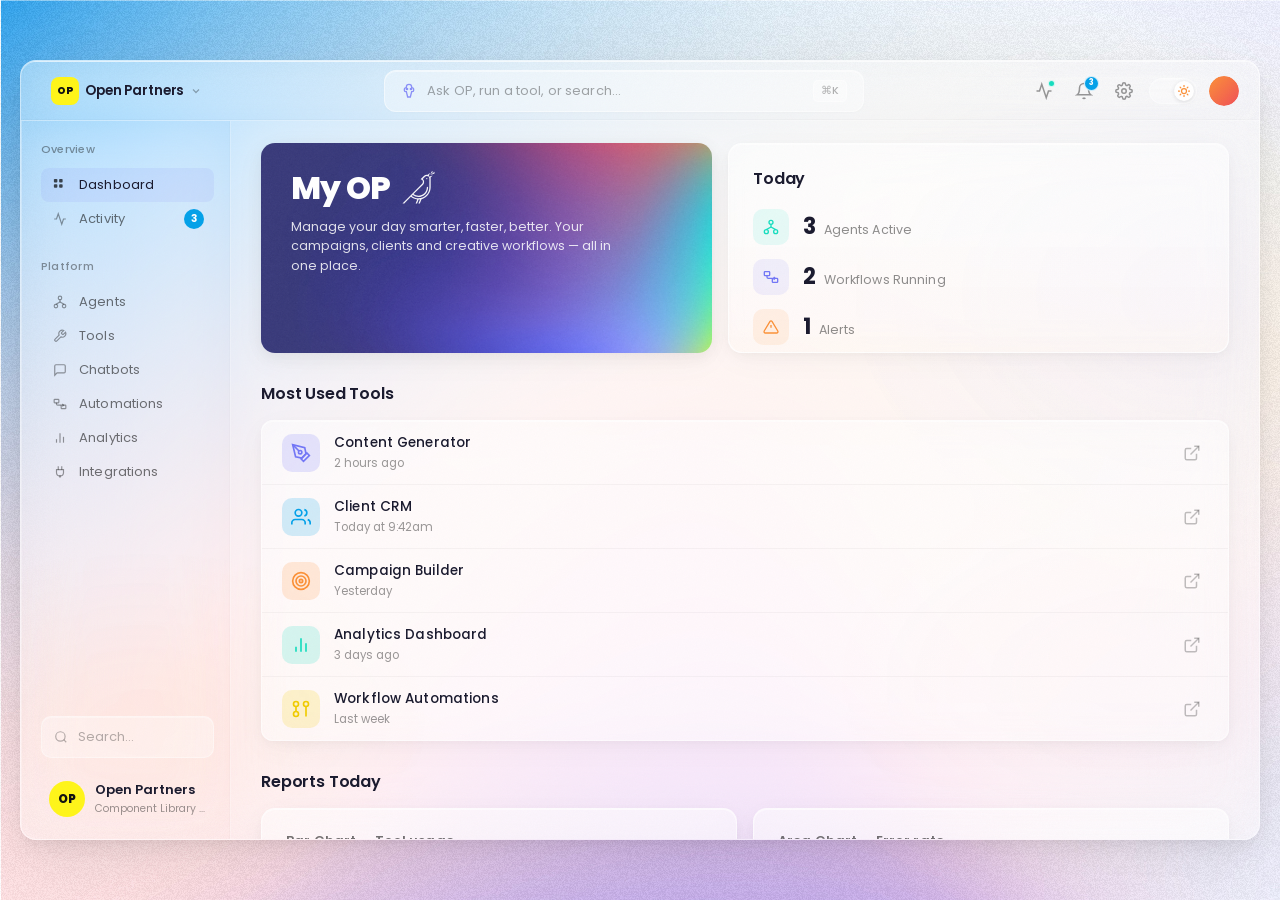
<file: index.html>
<!DOCTYPE html>
<html lang="en">
<head>
  <meta charset="UTF-8">
  <meta name="viewport" content="width=device-width, initial-scale=1.0">
  <title>Open Partners – Dark UI</title>
  <link rel="preconnect" href="https://fonts.googleapis.com">
  <link rel="preconnect" href="https://fonts.gstatic.com" crossorigin>
  <link href="https://fonts.googleapis.com/css2?family=Poppins:wght@300;400;500;600;700;800&display=swap" rel="stylesheet">
  <link rel="stylesheet" href="styles.css">

  <!-- Theme flash-prevention (runs before CSS loads) -->
  <script>
    (function () {
      var stored = localStorage.getItem('op-dashboard-theme');
      var prefersDark = window.matchMedia('(prefers-color-scheme: dark)').matches;
      var theme = stored || (prefersDark ? 'dark' : 'light');
      if (theme === 'light') document.documentElement.classList.add('theme-light');
    })();
  </script>
</head>
<body>

  <!-- OP branded background using the Abyss gradient image -->
  <div class="background"></div>

  <!-- Main application window – the dark glass container -->
  <div class="app-window">

    <!-- Workspace control bar -->
    <div class="control-bar">

      <!-- Left: workspace switcher (single OP identity) -->
      <div class="control-bar-left">
        <div class="workspace-switcher">
          <div class="workspace-icon">OP</div>
          <span class="workspace-name">Open Partners</span>
          <svg class="workspace-chevron" width="12" height="12" viewBox="0 0 24 24" fill="none" stroke="currentColor" stroke-width="2.5">
            <polyline points="6 9 12 15 18 9"/>
          </svg>
        </div>
      </div>

      <!-- Center: AI command bar -->
      <div class="command-bar">
        <svg class="command-bar-icon" width="16" height="16" viewBox="0 0 24 24" fill="none" stroke="currentColor" stroke-width="2">
          <path d="M12 2a4 4 0 0 1 4 4v1a3 3 0 0 1 3 3v1a2 2 0 0 1-2 2h-1l-2 8h-4l-2-8H7a2 2 0 0 1-2-2v-1a3 3 0 0 1 3-3V6a4 4 0 0 1 4-4z"/>
          <circle cx="9" cy="9" r="1" fill="currentColor"/>
          <circle cx="15" cy="9" r="1" fill="currentColor"/>
        </svg>
        <span class="command-bar-text">Ask OP, run a tool, or search…</span>
        <kbd class="command-bar-shortcut">⌘K</kbd>
      </div>

      <!-- Right: global controls -->
      <div class="control-bar-right">
        <!-- Activity pulse -->
        <div class="control-icon" title="Activity">
          <svg width="18" height="18" viewBox="0 0 24 24" fill="none" stroke="currentColor" stroke-width="2">
            <polyline points="22 12 18 12 15 21 9 3 6 12 2 12"/>
          </svg>
          <span class="control-dot"></span>
        </div>
        <!-- Notifications -->
        <div class="control-icon" title="Notifications">
          <svg width="18" height="18" viewBox="0 0 24 24" fill="none" stroke="currentColor" stroke-width="2">
            <path d="M18 8A6 6 0 0 0 6 8c0 7-3 9-3 9h18s-3-2-3-9"/>
            <path d="M13.73 21a2 2 0 0 1-3.46 0"/>
          </svg>
          <span class="badge">3</span>
        </div>
        <!-- Settings -->
        <div class="control-icon" title="Settings">
          <svg width="18" height="18" viewBox="0 0 24 24" fill="none" stroke="currentColor" stroke-width="2">
            <circle cx="12" cy="12" r="3"/>
            <path d="M19.4 15a1.65 1.65 0 0 0 .33 1.82l.06.06a2 2 0 0 1-2.83 2.83l-.06-.06a1.65 1.65 0 0 0-1.82-.33 1.65 1.65 0 0 0-1 1.51V21a2 2 0 0 1-4 0v-.09A1.65 1.65 0 0 0 9 19.4a1.65 1.65 0 0 0-1.82.33l-.06.06a2 2 0 0 1-2.83-2.83l.06-.06A1.65 1.65 0 0 0 4.68 15a1.65 1.65 0 0 0-1.51-1H3a2 2 0 0 1 0-4h.09A1.65 1.65 0 0 0 4.6 9a1.65 1.65 0 0 0-.33-1.82l-.06-.06a2 2 0 0 1 2.83-2.83l.06.06A1.65 1.65 0 0 0 9 4.68a1.65 1.65 0 0 0 1-1.51V3a2 2 0 0 1 4 0v.09a1.65 1.65 0 0 0 1 1.51 1.65 1.65 0 0 0 1.82-.33l.06-.06a2 2 0 0 1 2.83 2.83l-.06.06A1.65 1.65 0 0 0 19.4 9a1.65 1.65 0 0 0 1.51 1H21a2 2 0 0 1 0 4h-.09a1.65 1.65 0 0 0-1.51 1z"/>
          </svg>
        </div>
        <!-- Theme toggle — inline in control bar -->
        <button
          type="button"
          class="theme-toggle js-theme-toggle"
          role="switch"
          aria-checked="false"
          aria-label="Toggle dark mode"
        >
          <span class="theme-toggle__knob">
            <svg class="theme-toggle__icon theme-toggle__icon--sun" width="12" height="12" viewBox="0 0 24 24" fill="none" stroke="#FB9138" stroke-width="2.5" stroke-linecap="round">
              <circle cx="12" cy="12" r="5"/><line x1="12" y1="1" x2="12" y2="3"/><line x1="12" y1="21" x2="12" y2="23"/><line x1="4.22" y1="4.22" x2="5.64" y2="5.64"/><line x1="18.36" y1="18.36" x2="19.78" y2="19.78"/><line x1="1" y1="12" x2="3" y2="12"/><line x1="21" y1="12" x2="23" y2="12"/><line x1="4.22" y1="19.78" x2="5.64" y2="18.36"/><line x1="18.36" y1="5.64" x2="19.78" y2="4.22"/>
            </svg>
            <svg class="theme-toggle__icon theme-toggle__icon--moon" width="12" height="12" viewBox="0 0 24 24" fill="none" stroke="#ffffff" stroke-width="2.5" stroke-linecap="round">
              <path d="M21 12.79A9 9 0 1 1 11.21 3 7 7 0 0 0 21 12.79z"/>
            </svg>
          </span>
        </button>
        <!-- Profile avatar -->
        <div class="control-avatar">
          <div class="control-avatar-img"></div>
        </div>
      </div>

    </div>

    <!-- Content area: sidebar + main -->
    <div class="content-area">

      <!-- Left sidebar -->
      <aside class="sidebar">
        <div class="sidebar-section">
          <span class="sidebar-label">Overview</span>
          <ul class="sidebar-list">
            <li class="sidebar-item active">
              <span class="sidebar-icon grid-icon">
                <svg width="14" height="14" viewBox="0 0 16 16" fill="currentColor">
                  <rect x="1" y="1" width="4" height="4" rx="1"/>
                  <rect x="7" y="1" width="4" height="4" rx="1"/>
                  <rect x="1" y="7" width="4" height="4" rx="1"/>
                  <rect x="7" y="7" width="4" height="4" rx="1"/>
                </svg>
              </span>
              Dashboard
            </li>
            <li class="sidebar-item">
              <span class="sidebar-icon">
                <svg width="14" height="14" viewBox="0 0 24 24" fill="none" stroke="currentColor" stroke-width="2">
                  <polyline points="22 12 18 12 15 21 9 3 6 12 2 12"/>
                </svg>
              </span>
              Activity
              <span class="updates-badge">3</span>
            </li>
          </ul>
        </div>

        <div class="sidebar-section">
          <span class="sidebar-label">Platform</span>
          <ul class="sidebar-list">
            <li class="sidebar-item">
              <span class="sidebar-icon">
                <!-- Agents (brain/network icon) -->
                <svg width="14" height="14" viewBox="0 0 24 24" fill="none" stroke="currentColor" stroke-width="2">
                  <circle cx="12" cy="5" r="3"/>
                  <circle cx="5" cy="19" r="3"/>
                  <circle cx="19" cy="19" r="3"/>
                  <line x1="12" y1="8" x2="12" y2="12"/>
                  <line x1="12" y1="12" x2="5" y2="16"/>
                  <line x1="12" y1="12" x2="19" y2="16"/>
                </svg>
              </span>
              Agents
            </li>
            <li class="sidebar-item">
              <span class="sidebar-icon">
                <!-- Tools (wrench icon) -->
                <svg width="14" height="14" viewBox="0 0 24 24" fill="none" stroke="currentColor" stroke-width="2">
                  <path d="M14.7 6.3a1 1 0 0 0 0 1.4l1.6 1.6a1 1 0 0 0 1.4 0l3.77-3.77a6 6 0 0 1-7.94 7.94l-6.91 6.91a2.12 2.12 0 0 1-3-3l6.91-6.91a6 6 0 0 1 7.94-7.94l-3.76 3.76z"/>
                </svg>
              </span>
              Tools
            </li>
            <li class="sidebar-item">
              <span class="sidebar-icon">
                <!-- Chatbots (chat bubble icon) -->
                <svg width="14" height="14" viewBox="0 0 24 24" fill="none" stroke="currentColor" stroke-width="2">
                  <path d="M21 15a2 2 0 0 1-2 2H7l-4 4V5a2 2 0 0 1 2-2h14a2 2 0 0 1 2 2z"/>
                </svg>
              </span>
              Chatbots
            </li>
            <li class="sidebar-item">
              <span class="sidebar-icon">
                <!-- Automations (workflow/bot icon) -->
                <svg width="14" height="14" viewBox="0 0 24 24" fill="none" stroke="currentColor" stroke-width="2">
                  <rect x="2" y="4" width="8" height="6" rx="1"/>
                  <rect x="14" y="14" width="8" height="6" rx="1"/>
                  <path d="M6 10v2a2 2 0 0 0 2 2h6"/>
                  <polyline points="16 12 18 14 16 16"/>
                </svg>
              </span>
              Automations
            </li>
            <li class="sidebar-item">
              <span class="sidebar-icon">
                <!-- Analytics (bar chart icon) -->
                <svg width="14" height="14" viewBox="0 0 24 24" fill="none" stroke="currentColor" stroke-width="2">
                  <line x1="18" y1="20" x2="18" y2="10"/>
                  <line x1="12" y1="20" x2="12" y2="4"/>
                  <line x1="6" y1="20" x2="6" y2="14"/>
                </svg>
              </span>
              Analytics
            </li>
            <li class="sidebar-item">
              <span class="sidebar-icon">
                <!-- Integrations (plug icon) -->
                <svg width="14" height="14" viewBox="0 0 24 24" fill="none" stroke="currentColor" stroke-width="2">
                  <path d="M12 22v-5"/>
                  <path d="M9 8V2"/>
                  <path d="M15 8V2"/>
                  <path d="M18 8v5a6 6 0 0 1-12 0V8z"/>
                </svg>
              </span>
              Integrations
            </li>
          </ul>
        </div>

        <!-- Sidebar bottom: search + profile pinned at bottom -->
        <div class="sidebar-bottom">
          <div class="sidebar-search">
            <svg class="sidebar-search-icon" width="14" height="14" viewBox="0 0 24 24" fill="none" stroke="currentColor" stroke-width="2">
              <circle cx="11" cy="11" r="8"/>
              <path d="M21 21l-4.35-4.35"/>
            </svg>
            <span class="sidebar-search-text">Search…</span>
          </div>

          <div class="sidebar-profile">
            <div class="sidebar-profile-avatar">OP</div>
            <div class="sidebar-profile-info">
              <span class="sidebar-profile-name">Open Partners</span>
              <span class="sidebar-profile-meta">Component Library v1.0</span>
            </div>
          </div>
        </div>
      </aside>

      <!-- Main content -->
      <main class="main-content">
        <!-- Top row: promo banner + stat card side by side -->
        <div class="top-row">
          <!-- Promotional banner – OP branded (half width) -->
          <div class="promo-banner">
            <div class="promo-content">
              <div class="myop-logo">
                <h2 class="myop-text">My OP</h2>
                <svg class="myop-bird" viewBox="490 0 90 85" fill="white" xmlns="http://www.w3.org/2000/svg">
                  <circle cx="554.5" cy="18.8" r="1.6"/>
                  <polygon points="573.7,2 563.9,10.3 573.7,6"/>
                  <polygon points="566.7,1 562.9,9.5 570.7,1"/>
                  <path d="M569.1,11L559,14.3c1.2,1.2,1.9,2.9,1.9,4.5V41c0,7-2.7,13.9-8,19.2c-5.3,5.3-12.3,8-19.2,8c-6,0-11.9-2-16.8-5.8
                    l2.3-2.3c9.4,7.2,22.9,6.5,31.5-2.1c4.7-4.7,7-10.8,7-17c0-0.9-0.7-1.6-1.6-1.6c-0.9,0-1.6,0.7-1.6,1.6c0,5.3-2,10.6-6.1,14.7
                    c-7.4,7.4-18.8,8-27,2.1l23.7-23.7c3.7-3.7,3.7-9.8,0-13.6c-0.2-0.2-0.5-0.4-0.7-0.7l0,0l5.6-5.6c1.2-1.2,2.9-1.9,4.5-1.9
                    s3.3,0.6,4.5,1.9l3.2-9.9L557,9.5c-0.8-0.2-1.6-0.3-2.5-0.3c-2.5,0-4.9,0.9-6.8,2.8l-8.8,8.8c0.5,0.1,1.1,0.3,1.6,0.5
                    c0.9,0.3,1.7,0.8,2.4,1.5c2.5,2.5,2.5,6.6,0,9.1L493.7,81h4.5l16.4-16.4l0,0c4.5,3.6,10,6,16,6.6l-4,9.8h3.5l4-9.6
                    c1.2,0,2.4-0.1,3.6-0.2l-4.2,9.8h3.5l4.4-10.6c13.1-3.4,22.8-15.3,22.8-29.5l0,0V18.8c0-0.8-0.1-1.7-0.3-2.5l0.9-0.9L569.1,11z"/>
                </svg>
              </div>
              <p class="promo-text">Manage your day smarter, faster, better. Your campaigns, clients and creative workflows — all in one place.</p>
              <!-- Informational context card — no CTA -->
            </div>
          </div>

          <!-- Today summary panel -->
          <div class="report-card stat-card today-panel">
            <h3 class="today-title">Today</h3>
            <div class="today-metrics">
              <div class="today-metric">
                <div class="today-metric-icon green">
                  <svg width="16" height="16" viewBox="0 0 24 24" fill="none" stroke="currentColor" stroke-width="2">
                    <circle cx="12" cy="5" r="3"/>
                    <circle cx="5" cy="19" r="3"/>
                    <circle cx="19" cy="19" r="3"/>
                    <line x1="12" y1="8" x2="12" y2="12"/>
                    <line x1="12" y1="12" x2="5" y2="16"/>
                    <line x1="12" y1="12" x2="19" y2="16"/>
                  </svg>
                </div>
                <div class="today-metric-info">
                  <span class="today-metric-value">3</span>
                  <span class="today-metric-label">Agents Active</span>
                </div>
              </div>
              <div class="today-metric">
                <div class="today-metric-icon purple">
                  <svg width="16" height="16" viewBox="0 0 24 24" fill="none" stroke="currentColor" stroke-width="2">
                    <rect x="2" y="4" width="8" height="6" rx="1"/>
                    <rect x="14" y="14" width="8" height="6" rx="1"/>
                    <path d="M6 10v2a2 2 0 0 0 2 2h6"/>
                    <polyline points="16 12 18 14 16 16"/>
                  </svg>
                </div>
                <div class="today-metric-info">
                  <span class="today-metric-value">2</span>
                  <span class="today-metric-label">Workflows Running</span>
                </div>
              </div>
              <div class="today-metric">
                <div class="today-metric-icon amber">
                  <svg width="16" height="16" viewBox="0 0 24 24" fill="none" stroke="currentColor" stroke-width="2">
                    <path d="M10.29 3.86L1.82 18a2 2 0 0 0 1.71 3h16.94a2 2 0 0 0 1.71-3L13.71 3.86a2 2 0 0 0-3.42 0z"/>
                    <line x1="12" y1="9" x2="12" y2="13"/>
                    <line x1="12" y1="17" x2="12.01" y2="17"/>
                  </svg>
                </div>
                <div class="today-metric-info">
                  <span class="today-metric-value">1</span>
                  <span class="today-metric-label">Alerts</span>
                </div>
              </div>
              <div class="today-metric">
                <div class="today-metric-icon blue">
                  <svg width="16" height="16" viewBox="0 0 24 24" fill="none" stroke="currentColor" stroke-width="2">
                    <path d="M9 11l3 3L22 4"/>
                    <path d="M21 12v7a2 2 0 0 1-2 2H5a2 2 0 0 1-2-2V5a2 2 0 0 1 2-2h11"/>
                  </svg>
                </div>
                <div class="today-metric-info">
                  <span class="today-metric-value">5</span>
                  <span class="today-metric-label">Tasks Today</span>
                </div>
              </div>
            </div>
          </div>
        </div>

        <!-- Most Used Tools -->
        <h2 class="section-title">Most Used Tools</h2>

        <div class="tools-list">
          <div class="tool-row">
            <div class="tool-icon purple">
              <svg width="20" height="20" viewBox="0 0 24 24" fill="none" stroke="currentColor" stroke-width="2">
                <path d="M12 19l7-7 3 3-7 7-3-3z"/>
                <path d="M18 13l-1.5-7.5L2 2l3.5 14.5L13 18l5-5z"/>
                <path d="M2 2l7.586 7.586"/>
                <circle cx="11" cy="11" r="2"/>
              </svg>
            </div>
            <div class="tool-info">
              <span class="tool-name">Content Generator</span>
              <span class="tool-time">2 hours ago</span>
            </div>
            <div class="tool-action">
              <svg width="18" height="18" viewBox="0 0 24 24" fill="none" stroke="currentColor" stroke-width="2">
                <path d="M18 13v6a2 2 0 0 1-2 2H5a2 2 0 0 1-2-2V8a2 2 0 0 1 2-2h6"/>
                <polyline points="15 3 21 3 21 9"/>
                <line x1="10" y1="14" x2="21" y2="3"/>
              </svg>
            </div>
          </div>

          <div class="tool-row">
            <div class="tool-icon blue">
              <svg width="20" height="20" viewBox="0 0 24 24" fill="none" stroke="currentColor" stroke-width="2">
                <path d="M17 21v-2a4 4 0 0 0-4-4H5a4 4 0 0 0-4 4v2"/>
                <circle cx="9" cy="7" r="4"/>
                <path d="M23 21v-2a4 4 0 0 0-3-3.87"/>
                <path d="M16 3.13a4 4 0 0 1 0 7.75"/>
              </svg>
            </div>
            <div class="tool-info">
              <span class="tool-name">Client CRM</span>
              <span class="tool-time">Today at 9:42am</span>
            </div>
            <div class="tool-action">
              <svg width="18" height="18" viewBox="0 0 24 24" fill="none" stroke="currentColor" stroke-width="2">
                <path d="M18 13v6a2 2 0 0 1-2 2H5a2 2 0 0 1-2-2V8a2 2 0 0 1 2-2h6"/>
                <polyline points="15 3 21 3 21 9"/>
                <line x1="10" y1="14" x2="21" y2="3"/>
              </svg>
            </div>
          </div>

          <div class="tool-row">
            <div class="tool-icon amber">
              <svg width="20" height="20" viewBox="0 0 24 24" fill="none" stroke="currentColor" stroke-width="2">
                <circle cx="12" cy="12" r="10"/>
                <circle cx="12" cy="12" r="6"/>
                <circle cx="12" cy="12" r="2"/>
              </svg>
            </div>
            <div class="tool-info">
              <span class="tool-name">Campaign Builder</span>
              <span class="tool-time">Yesterday</span>
            </div>
            <div class="tool-action">
              <svg width="18" height="18" viewBox="0 0 24 24" fill="none" stroke="currentColor" stroke-width="2">
                <path d="M18 13v6a2 2 0 0 1-2 2H5a2 2 0 0 1-2-2V8a2 2 0 0 1 2-2h6"/>
                <polyline points="15 3 21 3 21 9"/>
                <line x1="10" y1="14" x2="21" y2="3"/>
              </svg>
            </div>
          </div>

          <div class="tool-row">
            <div class="tool-icon green">
              <svg width="20" height="20" viewBox="0 0 24 24" fill="none" stroke="currentColor" stroke-width="2">
                <line x1="18" y1="20" x2="18" y2="10"/>
                <line x1="12" y1="20" x2="12" y2="4"/>
                <line x1="6" y1="20" x2="6" y2="14"/>
              </svg>
            </div>
            <div class="tool-info">
              <span class="tool-name">Analytics Dashboard</span>
              <span class="tool-time">3 days ago</span>
            </div>
            <div class="tool-action">
              <svg width="18" height="18" viewBox="0 0 24 24" fill="none" stroke="currentColor" stroke-width="2">
                <path d="M18 13v6a2 2 0 0 1-2 2H5a2 2 0 0 1-2-2V8a2 2 0 0 1 2-2h6"/>
                <polyline points="15 3 21 3 21 9"/>
                <line x1="10" y1="14" x2="21" y2="3"/>
              </svg>
            </div>
          </div>

          <div class="tool-row">
            <div class="tool-icon yellow">
              <svg width="20" height="20" viewBox="0 0 24 24" fill="none" stroke="currentColor" stroke-width="2">
                <circle cx="6" cy="6" r="3"/>
                <circle cx="6" cy="18" r="3"/>
                <line x1="6" y1="9" x2="6" y2="15"/>
                <path d="M18 9a3 3 0 1 0 0-6 3 3 0 0 0 0 6z"/>
                <line x1="18" y1="9" x2="18" y2="21"/>
              </svg>
            </div>
            <div class="tool-info">
              <span class="tool-name">Workflow Automations</span>
              <span class="tool-time">Last week</span>
            </div>
            <div class="tool-action">
              <svg width="18" height="18" viewBox="0 0 24 24" fill="none" stroke="currentColor" stroke-width="2">
                <path d="M18 13v6a2 2 0 0 1-2 2H5a2 2 0 0 1-2-2V8a2 2 0 0 1 2-2h6"/>
                <polyline points="15 3 21 3 21 9"/>
                <line x1="10" y1="14" x2="21" y2="3"/>
              </svg>
            </div>
          </div>
        </div>

        <!-- Reports Today -->
        <h2 class="section-title">Reports Today</h2>

        <div class="report-grid">

          <!-- Bar Chart – Tool Usage -->
          <div class="report-card">
            <h3 class="report-card-title">Bar Chart — Tool usage</h3>
            <div class="bar-chart">
              <div class="bar-y-axis">
                <span>800</span><span>600</span><span>400</span><span>200</span><span>0</span>
              </div>
              <div class="bar-chart-bars">
                <div class="bar-group">
                  <div class="bar" style="height: 48%"></div>
                  <span class="bar-label">P&C Bot</span>
                </div>
                <div class="bar-group">
                  <div class="bar" style="height: 38%"></div>
                  <span class="bar-label">Brief Builder</span>
                </div>
                <div class="bar-group">
                  <div class="bar" style="height: 85%"></div>
                  <span class="bar-label">AI Glossary</span>
                </div>
                <div class="bar-group">
                  <div class="bar" style="height: 22%"></div>
                  <span class="bar-label">Planner</span>
                </div>
                <div class="bar-group">
                  <div class="bar" style="height: 12%"></div>
                  <span class="bar-label">Voice Check</span>
                </div>
              </div>
            </div>
          </div>

          <!-- Area Chart – Error Rate -->
          <div class="report-card">
            <h3 class="report-card-title">Area Chart — Error rate</h3>
            <div class="area-chart">
              <div class="area-y-axis">
                <span>160</span><span>120</span><span>80</span><span>40</span><span>0</span>
              </div>
              <div class="area-chart-container">
                <svg class="area-svg" viewBox="0 0 400 200" preserveAspectRatio="none">
                  <defs>
                    <linearGradient id="areaFill" x1="0" y1="0" x2="0" y2="1">
                      <stop offset="0%" stop-color="var(--op-red)" stop-opacity="0.3"/>
                      <stop offset="100%" stop-color="var(--op-red)" stop-opacity="0.02"/>
                    </linearGradient>
                  </defs>
                  <path class="area-fill" d="M0,80 C30,75 60,50 100,30 C140,10 170,10 200,25 C230,40 260,90 300,100 C340,110 370,85 400,70 L400,200 L0,200 Z" fill="url(#areaFill)"/>
                  <path class="area-line" d="M0,80 C30,75 60,50 100,30 C140,10 170,10 200,25 C230,40 260,90 300,100 C340,110 370,85 400,70" fill="none" stroke="var(--op-red)" stroke-width="2.5"/>
                </svg>
                <div class="area-x-axis">
                  <span>Jan</span><span>Feb</span><span>Mar</span><span>Apr</span><span>May</span><span>Jun</span><span>Jul</span>
                </div>
              </div>
            </div>
          </div>

          <!-- Donut Chart – Tool Status -->
          <div class="report-card">
            <h3 class="report-card-title">Donut Chart — Tool status</h3>
            <div class="donut-chart">
              <svg class="donut-svg" viewBox="0 0 160 160">
                <circle cx="80" cy="80" r="60" fill="none" stroke="rgba(255,255,255,0.06)" stroke-width="22"/>
                <!-- Active: ~65% = 245 of 377 -->
                <circle class="donut-segment donut-active" cx="80" cy="80" r="60" fill="none" stroke="var(--op-green)" stroke-width="22" stroke-dasharray="245 377" stroke-dashoffset="0" transform="rotate(-90 80 80)"/>
                <!-- Errored: ~15% = 56 of 377 -->
                <circle class="donut-segment donut-errored" cx="80" cy="80" r="60" fill="none" stroke="var(--op-red)" stroke-width="22" stroke-dasharray="56 377" stroke-dashoffset="-245" transform="rotate(-90 80 80)"/>
                <!-- Idle: ~20% = 76 of 377 -->
                <circle class="donut-segment donut-idle" cx="80" cy="80" r="60" fill="none" stroke="var(--op-yellow)" stroke-width="22" stroke-dasharray="76 377" stroke-dashoffset="-301" transform="rotate(-90 80 80)"/>
              </svg>
              <div class="donut-legend">
                <div class="legend-item"><span class="legend-dot" style="background: var(--op-green)"></span>Active</div>
                <div class="legend-item"><span class="legend-dot" style="background: var(--op-red)"></span>Errored</div>
                <div class="legend-item"><span class="legend-dot" style="background: var(--op-yellow)"></span>Idle</div>
              </div>
            </div>
          </div>

          <!-- Progress Rings -->
          <div class="report-card">
            <h3 class="report-card-title">Progress Rings</h3>
            <div class="progress-rings">
              <div class="ring-group">
                <svg class="ring-svg" viewBox="0 0 100 100">
                  <circle cx="50" cy="50" r="38" fill="none" stroke="rgba(255,255,255,0.08)" stroke-width="8"/>
                  <circle cx="50" cy="50" r="38" fill="none" stroke="var(--op-green)" stroke-width="8" stroke-dasharray="208 239" stroke-linecap="round" transform="rotate(-90 50 50)"/>
                </svg>
                <span class="ring-value">87%</span>
                <span class="ring-label">Uptime</span>
              </div>
              <div class="ring-group">
                <svg class="ring-svg" viewBox="0 0 100 100">
                  <circle cx="50" cy="50" r="38" fill="none" stroke="rgba(255,255,255,0.08)" stroke-width="8"/>
                  <circle cx="50" cy="50" r="38" fill="none" stroke="var(--op-blue)" stroke-width="8" stroke-dasharray="153 239" stroke-linecap="round" transform="rotate(-90 50 50)"/>
                </svg>
                <span class="ring-value">64%</span>
                <span class="ring-label">Accuracy</span>
              </div>
              <div class="ring-group">
                <svg class="ring-svg" viewBox="0 0 100 100">
                  <circle cx="50" cy="50" r="38" fill="none" stroke="rgba(255,255,255,0.08)" stroke-width="8"/>
                  <circle cx="50" cy="50" r="38" fill="none" stroke="var(--op-amber)" stroke-width="8" stroke-dasharray="76 239" stroke-linecap="round" transform="rotate(-90 50 50)"/>
                </svg>
                <span class="ring-value">32%</span>
                <span class="ring-label">Capacity</span>
              </div>
            </div>
          </div>

        </div>
      </main>
    </div>
  </div>

  <!-- Theme toggle script — follows AIVU pattern -->
  <script>
    (function () {
      var STORAGE_KEY = 'op-dashboard-theme';
      var CLASS_LIGHT = 'theme-light';
      var $toggle = document.querySelector('.js-theme-toggle');
      if (!$toggle) return;

      function currentTheme() {
        return document.documentElement.classList.contains(CLASS_LIGHT) ? 'light' : 'dark';
      }

      function applyTheme(theme) {
        /* Add transition class for smooth switch */
        document.documentElement.classList.add('theme-transitioning');

        if (theme === 'light') {
          document.documentElement.classList.add(CLASS_LIGHT);
        } else {
          document.documentElement.classList.remove(CLASS_LIGHT);
        }
        $toggle.setAttribute('aria-checked', String(theme === 'dark'));
        $toggle.setAttribute('aria-label',
          theme === 'light' ? 'Switch to dark mode' : 'Switch to light mode'
        );
        localStorage.setItem(STORAGE_KEY, theme);

        /* Remove transition class after animation completes */
        setTimeout(function () {
          document.documentElement.classList.remove('theme-transitioning');
        }, 300);
      }

      function toggle() {
        applyTheme(currentTheme() === 'dark' ? 'light' : 'dark');
      }

      /* Resolve initial theme (head script already set the class, sync the button) */
      var stored = localStorage.getItem(STORAGE_KEY);
      var theme = stored || (window.matchMedia('(prefers-color-scheme: dark)').matches ? 'dark' : 'light');
      /* Don't animate on initial load */
      if (theme === 'light') {
        document.documentElement.classList.add(CLASS_LIGHT);
      }
      $toggle.setAttribute('aria-checked', String(theme === 'dark'));
      $toggle.setAttribute('aria-label',
        theme === 'light' ? 'Switch to dark mode' : 'Switch to light mode'
      );

      $toggle.addEventListener('click', toggle);
    })();
  </script>

</body>
</html>
</file>
<file: styles.css>
/* ==========================================================================
   OPEN PARTNERS – DARK UI

   Iteration on the Adobe Creative Cloud glassmorphism clone,
   re-branded with Open Partners colours, Abyss background image,
   and OP logo. Same glass construction techniques, new palette.
   ========================================================================== */

/* --------------------------------------------------------------------------
   OP BRAND COLOUR VARIABLES
   -------------------------------------------------------------------------- */
:root {
  --op-yellow: #FFF519;
  --op-mustard: #F0CC00;
  --op-amber: #FB9138;
  --op-red: #F04F57;
  --op-purple: #7377F6;
  --op-blue: #04A1E9;
  --op-green: #17DDBF;
  --op-white: #FFFFFF;
  --op-light-grey: #F5F5F5;
  --op-black: #111111;
}

/* --------------------------------------------------------------------------
   RESET & BASE
   -------------------------------------------------------------------------- */
*,
*::before,
*::after {
  margin: 0;
  padding: 0;
  box-sizing: border-box;
}

body {
  min-height: 100vh;
  display: flex;
  align-items: center;
  justify-content: center;
  font-family: 'Poppins', -apple-system, BlinkMacSystemFont, 'Helvetica Neue', Arial, sans-serif;
  -webkit-font-smoothing: antialiased;
  overflow: hidden;
  background: var(--op-black);
}

/* --------------------------------------------------------------------------
   BACKGROUND – OP Abyss gradient image

   Instead of layered CSS gradients, we use the OP branded Abyss
   background image. It features deep purples, warm orange at bottom-left,
   and pink/blue at the edges — perfect for glass colour bleed.
   -------------------------------------------------------------------------- */
.background {
  position: fixed;
  inset: 0;
  z-index: 0;
  background: var(--op-black);
  background-image: url('assets/backgrounds/OP Gradients Dark_Abyss (1).jpg');
  background-size: cover;
  background-position: center;
  background-repeat: no-repeat;
}

/* --------------------------------------------------------------------------
   APP WINDOW – The main frosted glass container

   Same glass construction as the Adobe version but tuned for the Abyss
   background. Slightly lower opacity to let the warm orange/purple bleed
   through more visibly at the edges.
   -------------------------------------------------------------------------- */
.app-window {
  position: relative;
  z-index: 1;
  width: calc(100vw - 40px);
  max-width: 1800px;
  height: 780px;
  border-radius: 16px;
  overflow: hidden;
  display: flex;
  flex-direction: column;

  /*
   * Glass fill: dark with 0.70 opacity — slightly more transparent than
   * the Adobe version to let the Abyss warm tones bleed through at edges.
   */
  background: rgba(12, 8, 20, 0.70);

  /*
   * backdrop-filter creates the frosted glass blur.
   * 40px matches the heavy, smooth blur from the Adobe version.
   */
  backdrop-filter: blur(40px);
  -webkit-backdrop-filter: blur(40px);

  /* Subtle border with glass-edge highlight */
  border: 1px solid rgba(255, 255, 255, 0.08);

  /* Shadow stack for floating depth */
  box-shadow:
    0 25px 80px rgba(0, 0, 0, 0.5),
    0 10px 30px rgba(0, 0, 0, 0.3),
    0 2px 8px rgba(0, 0, 0, 0.2);
}

/*
 * Warm colour bleed from the Abyss background.
 * The Abyss image has warm orange at bottom-left and pink/purple at right,
 * so we reinforce that with matching tinted radial gradients.
 */
.app-window::after {
  content: '';
  position: absolute;
  inset: 0;
  z-index: 0;
  pointer-events: none;
  border-radius: 16px;
  background:
    radial-gradient(ellipse 40% 50% at 95% 30%,
      rgba(115, 119, 246, 0.10) 0%,
      transparent 60%),
    radial-gradient(ellipse 45% 40% at 10% 85%,
      rgba(251, 145, 56, 0.08) 0%,
      transparent 50%),
    radial-gradient(ellipse 50% 50% at 90% 80%,
      rgba(240, 79, 87, 0.06) 0%,
      transparent 50%);
}

/* --------------------------------------------------------------------------
   WORKSPACE CONTROL BAR

   Replaces the Adobe-style title bar with an AI workspace control bar.
   Three-zone layout: identity (left), command bar (center), controls (right).
   -------------------------------------------------------------------------- */
.control-bar {
  display: flex;
  align-items: center;
  height: 60px;
  padding: 0 20px;
  flex-shrink: 0;
  border-bottom: 1px solid rgba(255, 255, 255, 0.06);
  position: relative;
  z-index: 10;
  background: rgba(16, 20, 28, 0.6);
  backdrop-filter: blur(40px);
  -webkit-backdrop-filter: blur(40px);
}

/* LEFT: Product identity + workspace switcher */
.control-bar-left {
  display: flex;
  align-items: center;
  gap: 14px;
  flex-shrink: 0;
  min-width: 180px;
}

/* Workspace icon — compact OP monogram replacing the full logo */
.workspace-icon {
  width: 28px;
  height: 28px;
  border-radius: 8px;
  background: var(--op-yellow);
  color: var(--op-black);
  font-size: 10px;
  font-weight: 800;
  display: flex;
  align-items: center;
  justify-content: center;
  flex-shrink: 0;
  letter-spacing: 0.02em;
}

.workspace-switcher {
  display: flex;
  align-items: center;
  gap: 6px;
  cursor: pointer;
  padding: 5px 10px;
  border-radius: 8px;
  transition: background 0.15s;
}

.workspace-switcher:hover {
  background: rgba(255, 255, 255, 0.06);
}

.workspace-name {
  font-size: 13.5px;
  font-weight: 600;
  color: #ffffff;
  letter-spacing: -0.01em;
}

.workspace-chevron {
  color: rgba(255, 255, 255, 0.35);
}

/* CENTER: AI command bar — the primary interaction point */
.command-bar {
  flex: 1;
  max-width: 480px;
  margin: 0 auto;
  display: flex;
  align-items: center;
  gap: 10px;
  padding: 9px 16px;
  border-radius: 12px;
  background: rgba(255, 255, 255, 0.05);
  border: 1px solid rgba(255, 255, 255, 0.07);
  cursor: pointer;
  transition: background 0.15s, border-color 0.15s;
}

.command-bar:hover {
  background: rgba(255, 255, 255, 0.08);
  border-color: rgba(255, 255, 255, 0.12);
}

.command-bar-icon {
  color: var(--op-purple);
  flex-shrink: 0;
  opacity: 0.8;
}

.command-bar-text {
  font-size: 13px;
  color: rgba(255, 255, 255, 0.3);
  flex: 1;
  letter-spacing: 0.01em;
}

.command-bar-shortcut {
  font-family: inherit;
  font-size: 10.5px;
  font-weight: 500;
  color: rgba(255, 255, 255, 0.25);
  background: rgba(255, 255, 255, 0.06);
  border: 1px solid rgba(255, 255, 255, 0.08);
  border-radius: 5px;
  padding: 2px 7px;
  flex-shrink: 0;
  letter-spacing: 0.02em;
}

/* RIGHT: Global controls */
.control-bar-right {
  display: flex;
  align-items: center;
  gap: 6px;
  flex-shrink: 0;
  min-width: 180px;
  justify-content: flex-end;
}

.control-icon {
  width: 34px;
  height: 34px;
  border-radius: 8px;
  display: flex;
  align-items: center;
  justify-content: center;
  color: rgba(255, 255, 255, 0.45);
  cursor: pointer;
  position: relative;
  transition: background 0.15s, color 0.15s;
}

.control-icon:hover {
  background: rgba(255, 255, 255, 0.06);
  color: rgba(255, 255, 255, 0.7);
}

/* Green activity pulse dot */
.control-dot {
  position: absolute;
  top: 6px;
  right: 6px;
  width: 7px;
  height: 7px;
  border-radius: 50%;
  background: var(--op-green);
  border: 1.5px solid rgba(16, 20, 28, 0.8);
}

/* Notification badge – OP blue */
.badge {
  position: absolute;
  top: 2px;
  right: 2px;
  background: var(--op-blue);
  color: white;
  font-size: 8px;
  font-weight: 700;
  width: 15px;
  height: 15px;
  border-radius: 50%;
  display: flex;
  align-items: center;
  justify-content: center;
  line-height: 1;
  border: 1.5px solid rgba(16, 20, 28, 0.8);
}

/* Profile avatar */
.control-avatar {
  width: 30px;
  height: 30px;
  border-radius: 50%;
  overflow: hidden;
  cursor: pointer;
  margin-left: 4px;
}

.control-avatar-img {
  width: 100%;
  height: 100%;
  border-radius: 50%;
  background: linear-gradient(135deg, var(--op-amber) 0%, var(--op-red) 100%);
}

/* --------------------------------------------------------------------------
   CONTENT AREA
   -------------------------------------------------------------------------- */
.content-area {
  display: flex;
  flex: 1;
  overflow: hidden;
  position: relative;
  z-index: 1;
}

/* --------------------------------------------------------------------------
   SIDEBAR
   -------------------------------------------------------------------------- */
.sidebar {
  width: 210px;
  flex-shrink: 0;
  padding: 20px 16px 12px 20px;
  border-right: 1px solid rgba(255, 255, 255, 0.06);
  overflow-y: auto;
  background: rgba(0, 0, 0, 0.1);
  display: flex;
  flex-direction: column;
}

.sidebar-section {
  margin-bottom: 22px;
}

/* Push the bottom section to the bottom of the sidebar */
.sidebar-bottom {
  margin-top: auto;
  padding-top: 16px;
  display: flex;
  flex-direction: column;
  gap: 12px;
}

/* Sidebar search bar */
.sidebar-search {
  display: flex;
  align-items: center;
  gap: 10px;
  padding: 10px 12px;
  border-radius: 10px;
  background: rgba(255, 255, 255, 0.06);
  border: 1px solid rgba(255, 255, 255, 0.06);
  cursor: pointer;
}

.sidebar-search-icon {
  color: rgba(255, 255, 255, 0.35);
  flex-shrink: 0;
}

.sidebar-search-text {
  font-size: 13px;
  color: rgba(255, 255, 255, 0.3);
}

/* Sidebar profile card */
.sidebar-profile {
  display: flex;
  align-items: center;
  gap: 10px;
  padding: 10px 8px;
  border-radius: 10px;
  cursor: pointer;
}

.sidebar-profile-avatar {
  width: 36px;
  height: 36px;
  border-radius: 50%;
  background: var(--op-yellow);
  color: var(--op-black);
  font-size: 12px;
  font-weight: 800;
  display: flex;
  align-items: center;
  justify-content: center;
  flex-shrink: 0;
  letter-spacing: 0.02em;
}

.sidebar-profile-info {
  display: flex;
  flex-direction: column;
  gap: 1px;
  min-width: 0;
}

.sidebar-profile-name {
  font-size: 13px;
  font-weight: 600;
  color: #ffffff;
  white-space: nowrap;
  overflow: hidden;
  text-overflow: ellipsis;
}

.sidebar-profile-meta {
  font-size: 10.5px;
  color: rgba(255, 255, 255, 0.35);
  white-space: nowrap;
  overflow: hidden;
  text-overflow: ellipsis;
}

.sidebar-label {
  display: block;
  font-size: 11px;
  font-weight: 500;
  color: rgba(255, 255, 255, 0.35);
  margin-bottom: 10px;
  letter-spacing: 0.02em;
}

.sidebar-list {
  list-style: none;
}

.sidebar-item {
  display: flex;
  align-items: center;
  gap: 10px;
  padding: 7px 10px;
  border-radius: 8px;
  font-size: 13px;
  color: rgba(255, 255, 255, 0.65);
  cursor: pointer;
  position: relative;
  letter-spacing: 0.01em;
}

/* Active sidebar item – OP purple-tinted highlight */
.sidebar-item.active {
  background: rgba(115, 119, 246, 0.12);
  color: #ffffff;
}

.sidebar-icon {
  width: 18px;
  height: 18px;
  display: flex;
  align-items: center;
  justify-content: center;
  flex-shrink: 0;
  color: rgba(255, 255, 255, 0.5);
}

.sidebar-item.active .sidebar-icon {
  color: rgba(255, 255, 255, 0.8);
}

.font-icon {
  font-family: Georgia, 'Times New Roman', serif;
  font-style: italic;
  font-size: 16px;
  font-weight: 700;
  color: rgba(255, 255, 255, 0.5);
}

/* Sidebar badges – OP branded colours */
.app-badge {
  font-size: 9px;
  font-weight: 700;
  width: 18px;
  height: 18px;
  border-radius: 4px;
  display: flex;
  align-items: center;
  justify-content: center;
  color: white;
}

.app-badge.st {
  background: var(--op-green);
}

.app-badge.pf {
  background: var(--op-purple);
}

.app-badge.be {
  background: var(--op-blue);
}

/* Updates badge – OP blue */
.updates-badge {
  margin-left: auto;
  background: var(--op-blue);
  color: white;
  font-size: 10px;
  font-weight: 700;
  min-width: 20px;
  height: 20px;
  border-radius: 10px;
  display: flex;
  align-items: center;
  justify-content: center;
  padding: 0 6px;
}

/* --------------------------------------------------------------------------
   MAIN CONTENT
   -------------------------------------------------------------------------- */
.main-content {
  flex: 1;
  padding: 22px 30px 30px 30px;
  overflow-y: auto;
}

.main-header {
  display: flex;
  align-items: baseline;
  gap: 30px;
  margin-bottom: 22px;
}

.main-title {
  font-size: 22px;
  font-weight: 600;
  color: #ffffff;
  letter-spacing: -0.01em;
}

.sub-tabs {
  display: flex;
  gap: 24px;
}

.sub-tab {
  font-size: 13.5px;
  color: rgba(255, 255, 255, 0.4);
  text-decoration: none;
  cursor: pointer;
  font-weight: 500;
  position: relative;
  padding-bottom: 4px;
}

.sub-tab.active {
  color: #ffffff;
}

/* Active sub-tab underline – OP purple */
.sub-tab.active::after {
  content: '';
  position: absolute;
  bottom: 0;
  left: 0;
  right: 0;
  height: 2px;
  background: var(--op-purple);
  border-radius: 1px;
}

/* --------------------------------------------------------------------------
   TOP ROW – Promo banner + stat card side by side
   -------------------------------------------------------------------------- */
.top-row {
  display: flex;
  gap: 16px;
  margin-bottom: 28px;
}

/* --------------------------------------------------------------------------
   PROMO BANNER

   Now sits at half-width inside .top-row alongside the stat card.
   -------------------------------------------------------------------------- */
.promo-banner {
  position: relative;
  border-radius: 14px;
  overflow: hidden;
  height: 210px;
  flex: 1;
  display: flex;

  /* OP branded background image */
  background-image: url('assets/backgrounds/OP Gradients Colour_Hyperwave.jpg');
  background-size: cover;
  background-position: center;
  background-repeat: no-repeat;

  border: 1px solid rgba(255, 255, 255, 0.12);
}

/* Stat card sits next to promo, same height, uses report-card glass style */
.stat-card {
  flex: 1;
  height: 210px;
  min-height: 210px;
}

.promo-content {
  padding: 28px 30px;
  position: relative;
  z-index: 2;
  max-width: 400px;
}

.promo-badge {
  display: inline-flex;
  align-items: center;
  justify-content: center;
  width: 32px;
  height: 32px;
  border-radius: 7px;
  background: var(--op-green);
  color: var(--op-black);
  font-size: 14px;
  font-weight: 700;
  margin-bottom: 6px;
}

/* "My OP" logo lockup with bird */
.myop-logo {
  display: flex;
  align-items: center;
  gap: 10px;
  margin-bottom: 12px;
}

.myop-text {
  font-size: 32px;
  font-weight: 800;
  color: #ffffff;
  letter-spacing: -0.02em;
  line-height: 1;
}

.myop-bird {
  height: 34px;
  width: auto;
  fill: #ffffff;
  opacity: 0.95;
}

.promo-text {
  font-size: 12.5px;
  line-height: 1.55;
  color: rgba(255, 255, 255, 0.85);
  margin-bottom: 18px;
  max-width: 320px;
}

/* Promo CTA button – OP yellow/black */
.promo-btn {
  padding: 9px 22px;
  border-radius: 20px;
  border: none;
  background: var(--op-yellow);
  color: var(--op-black);
  font-size: 12.5px;
  font-weight: 600;
  cursor: pointer;
  letter-spacing: 0.02em;
}

/* --------------------------------------------------------------------------
   MOST USED TOOLS
   -------------------------------------------------------------------------- */
.section-title {
  font-size: 16px;
  font-weight: 600;
  color: #ffffff;
  margin-bottom: 14px;
  letter-spacing: -0.01em;
}

.tools-list {
  margin-bottom: 28px;
  border-radius: 12px;
  overflow: hidden;
  background: rgba(255, 255, 255, 0.03);
  border: 1px solid rgba(255, 255, 255, 0.06);
}

.tool-row {
  display: flex;
  align-items: center;
  padding: 12px 20px;
  border-bottom: 1px solid rgba(255, 255, 255, 0.04);
  gap: 14px;
}

.tool-row:last-child {
  border-bottom: none;
}

.tool-icon {
  width: 38px;
  height: 38px;
  border-radius: 10px;
  display: flex;
  align-items: center;
  justify-content: center;
  flex-shrink: 0;
  color: white;
}

.tool-icon.purple {
  background: rgba(115, 119, 246, 0.18);
  color: var(--op-purple);
}

.tool-icon.blue {
  background: rgba(4, 161, 233, 0.18);
  color: var(--op-blue);
}

.tool-icon.amber {
  background: rgba(251, 145, 56, 0.18);
  color: var(--op-amber);
}

.tool-icon.green {
  background: rgba(23, 221, 191, 0.18);
  color: var(--op-green);
}

.tool-icon.yellow {
  background: rgba(240, 204, 0, 0.18);
  color: var(--op-mustard);
}

.tool-info {
  display: flex;
  flex-direction: column;
  gap: 2px;
  flex: 1;
  min-width: 0;
}

.tool-name {
  font-size: 13.5px;
  font-weight: 500;
  color: #ffffff;
  letter-spacing: 0.01em;
}

.tool-time {
  font-size: 11.5px;
  color: rgba(255, 255, 255, 0.35);
}

.tool-action {
  color: rgba(255, 255, 255, 0.25);
  cursor: pointer;
  display: flex;
  align-items: center;
  justify-content: center;
  flex-shrink: 0;
  width: 32px;
  height: 32px;
  border-radius: 6px;
  transition: color 0.15s, background 0.15s;
}

.tool-action:hover {
  color: rgba(255, 255, 255, 0.5);
  background: rgba(255, 255, 255, 0.06);
}

/* --------------------------------------------------------------------------
   SECTION LABELS
   -------------------------------------------------------------------------- */
.section-label {
  font-size: 12px;
  color: rgba(255, 255, 255, 0.35);
  margin-bottom: 12px;
  letter-spacing: 0.02em;
}

/* --------------------------------------------------------------------------
   INSTALLED APPS LIST
   -------------------------------------------------------------------------- */
.installed-list {
  margin-bottom: 28px;
  border-radius: 12px;
  overflow: hidden;
  position: relative;
  background: rgba(255, 255, 255, 0.03);
  border: 1px solid rgba(255, 255, 255, 0.06);
}

/* Static scrollbar track */
.installed-list::after {
  content: '';
  position: absolute;
  right: 6px;
  top: 12px;
  bottom: 12px;
  width: 3px;
  border-radius: 2px;
  background: rgba(255, 255, 255, 0.08);
  pointer-events: none;
}

.installed-list::-webkit-scrollbar {
  width: 4px;
}

.installed-list::-webkit-scrollbar-track {
  background: rgba(255, 255, 255, 0.04);
  border-radius: 2px;
  margin: 8px 0;
}

.installed-list::-webkit-scrollbar-thumb {
  background: rgba(255, 255, 255, 0.15);
  border-radius: 2px;
}

.app-row {
  display: flex;
  align-items: center;
  padding: 14px 20px;
  border-bottom: 1px solid rgba(255, 255, 255, 0.04);
}

.app-row:last-child {
  border-bottom: none;
}

.app-row-left {
  display: flex;
  align-items: center;
  gap: 14px;
  min-width: 180px;
}

.app-row-center {
  display: flex;
  align-items: center;
  gap: 8px;
  flex: 1;
}

.app-row-right {
  display: flex;
  align-items: center;
  gap: 12px;
  margin-left: auto;
}

/* --------------------------------------------------------------------------
   APP ICONS – Same Adobe brand colours (unchanged)
   -------------------------------------------------------------------------- */
.app-icon {
  width: 40px;
  height: 40px;
  border-radius: 10px;
  display: flex;
  align-items: center;
  justify-content: center;
  font-size: 16px;
  font-weight: 700;
  color: white;
  flex-shrink: 0;
}

.app-icon.ps {
  background: linear-gradient(135deg, #31a8ff 0%, #001e36 100%);
  border: 1px solid rgba(49, 168, 255, 0.3);
}

.app-icon.ai {
  background: linear-gradient(135deg, #ff9a00 0%, #330000 100%);
  border: 1px solid rgba(255, 154, 0, 0.3);
}

.app-icon.xd {
  background: linear-gradient(135deg, #ff61f6 0%, #2a0024 100%);
  border: 1px solid rgba(255, 97, 246, 0.3);
}

.app-icon.pr {
  background: linear-gradient(135deg, #9999ff 0%, #00005b 100%);
  border: 1px solid rgba(153, 153, 255, 0.3);
}

.app-icon.ae {
  background: linear-gradient(135deg, #9999ff 0%, #00005b 100%);
  border: 1px solid rgba(153, 153, 255, 0.3);
}

.app-icon.id {
  background: linear-gradient(135deg, #ff3366 0%, #49021f 100%);
  border: 1px solid rgba(255, 51, 102, 0.3);
}

.app-name {
  font-size: 14px;
  font-weight: 500;
  color: #ffffff;
  letter-spacing: 0.01em;
}

/* Status dots – OP branded */
.status-dot {
  width: 8px;
  height: 8px;
  border-radius: 50%;
}

.status-dot.green {
  background: var(--op-green);
}

.status-dot.blue {
  background: var(--op-blue);
}

.status-text {
  font-size: 12.5px;
  color: rgba(255, 255, 255, 0.5);
}

/* --------------------------------------------------------------------------
   BUTTONS – OP branded accents
   -------------------------------------------------------------------------- */

/* "Open" button */
.btn-open {
  padding: 7px 24px;
  border-radius: 20px;
  border: 1.5px solid rgba(255, 255, 255, 0.25);
  background: transparent;
  color: rgba(255, 255, 255, 0.85);
  font-size: 12.5px;
  font-weight: 500;
  cursor: pointer;
  letter-spacing: 0.02em;
}

/* "Update this app" button – OP purple accent */
.btn-update {
  padding: 7px 20px;
  border-radius: 20px;
  border: 1.5px solid var(--op-purple);
  background: transparent;
  color: #a0a4ff;
  font-size: 12.5px;
  font-weight: 500;
  cursor: pointer;
  letter-spacing: 0.02em;
}

.btn-more {
  width: 32px;
  height: 32px;
  border-radius: 50%;
  border: none;
  background: transparent;
  color: rgba(255, 255, 255, 0.4);
  font-size: 18px;
  cursor: pointer;
  display: flex;
  align-items: center;
  justify-content: center;
  letter-spacing: 2px;
}

/* --------------------------------------------------------------------------
   REPORT CARDS – Data visualization grid

   2×2 grid of glass cards containing charts. Same glass construction
   as the plan cards but taller to hold visualizations.
   -------------------------------------------------------------------------- */
.report-grid {
  display: grid;
  grid-template-columns: repeat(2, 1fr);
  gap: 16px;
  padding-bottom: 20px;
}

.report-card {
  border-radius: 14px;
  padding: 22px 24px;
  position: relative;
  overflow: hidden;

  background:
    linear-gradient(180deg,
      rgba(255, 255, 255, 0.05) 0%,
      rgba(115, 119, 246, 0.03) 100%);

  border: 1px solid rgba(115, 119, 246, 0.10);

  backdrop-filter: blur(10px);
  -webkit-backdrop-filter: blur(10px);

  box-shadow:
    0 4px 20px rgba(0, 0, 0, 0.2),
    inset 0 1px 0 rgba(255, 255, 255, 0.06);
}

/* Warm glow at card bottom */
.report-card::after {
  content: '';
  position: absolute;
  bottom: 0;
  left: 0;
  right: 0;
  height: 60%;
  border-radius: 0 0 14px 14px;
  background: linear-gradient(to top,
      rgba(251, 145, 56, 0.10) 0%,
      rgba(240, 79, 87, 0.06) 30%,
      transparent 100%);
  pointer-events: none;
  z-index: 0;
}

.report-card>* {
  position: relative;
  z-index: 1;
}

.report-card-title {
  font-size: 13px;
  font-weight: 600;
  color: rgba(255, 255, 255, 0.75);
  margin-bottom: 20px;
  letter-spacing: 0.01em;
}

/* --------------------------------------------------------------------------
   BAR CHART
   -------------------------------------------------------------------------- */
.bar-chart {
  display: flex;
  gap: 8px;
  height: 180px;
}

.bar-y-axis {
  display: flex;
  flex-direction: column;
  justify-content: space-between;
  padding-bottom: 22px;
}

.bar-y-axis span {
  font-size: 10px;
  color: rgba(255, 255, 255, 0.3);
  text-align: right;
  min-width: 28px;
}

.bar-chart-bars {
  flex: 1;
  display: flex;
  align-items: flex-end;
  gap: 12px;
  padding-bottom: 22px;
  border-bottom: 1px solid rgba(255, 255, 255, 0.08);
}

.bar-group {
  flex: 1;
  display: flex;
  flex-direction: column;
  align-items: center;
  gap: 8px;
  height: 100%;
  justify-content: flex-end;
}

.bar {
  width: 100%;
  max-width: 36px;
  background: var(--op-yellow);
  border-radius: 3px 3px 0 0;
  min-height: 4px;
}

.bar-label {
  font-size: 9.5px;
  color: rgba(255, 255, 255, 0.4);
  white-space: nowrap;
  position: absolute;
  bottom: 0;
  transform: translateY(100%);
}

.bar-group {
  position: relative;
}

.bar-label {
  position: relative;
  transform: none;
  bottom: auto;
}

/* --------------------------------------------------------------------------
   AREA CHART
   -------------------------------------------------------------------------- */
.area-chart {
  display: flex;
  gap: 8px;
  height: 180px;
}

.area-y-axis {
  display: flex;
  flex-direction: column;
  justify-content: space-between;
  padding-bottom: 22px;
}

.area-y-axis span {
  font-size: 10px;
  color: rgba(255, 255, 255, 0.3);
  text-align: right;
  min-width: 28px;
}

.area-chart-container {
  flex: 1;
  display: flex;
  flex-direction: column;
}

.area-svg {
  flex: 1;
  width: 100%;
}

.area-x-axis {
  display: flex;
  justify-content: space-between;
  padding-top: 8px;
  border-top: 1px solid rgba(255, 255, 255, 0.08);
}

.area-x-axis span {
  font-size: 10px;
  color: rgba(255, 255, 255, 0.3);
}

/* --------------------------------------------------------------------------
   DONUT CHART
   -------------------------------------------------------------------------- */
.donut-chart {
  display: flex;
  flex-direction: column;
  align-items: center;
  gap: 16px;
}

.donut-svg {
  width: 150px;
  height: 150px;
}

.donut-legend {
  display: flex;
  gap: 20px;
}

.legend-item {
  display: flex;
  align-items: center;
  gap: 6px;
  font-size: 11.5px;
  color: rgba(255, 255, 255, 0.55);
}

.legend-dot {
  width: 10px;
  height: 10px;
  border-radius: 3px;
  flex-shrink: 0;
}

/* --------------------------------------------------------------------------
   PROGRESS RINGS
   -------------------------------------------------------------------------- */
.progress-rings {
  display: flex;
  justify-content: space-around;
  align-items: center;
  padding: 10px 0;
}

.ring-group {
  display: flex;
  flex-direction: column;
  align-items: center;
  gap: 4px;
  position: relative;
}

.ring-svg {
  width: 90px;
  height: 90px;
}

.ring-value {
  position: absolute;
  top: 45%;
  left: 50%;
  transform: translate(-50%, -65%);
  font-size: 18px;
  font-weight: 700;
  color: #ffffff;
}

.ring-label {
  font-size: 11px;
  color: rgba(255, 255, 255, 0.4);
  margin-top: 2px;
}

/* --------------------------------------------------------------------------
   TODAY SUMMARY PANEL
   -------------------------------------------------------------------------- */
.today-panel {
  display: flex;
  flex-direction: column;
}

.today-title {
  font-size: 16px;
  font-weight: 600;
  color: #ffffff;
  letter-spacing: -0.01em;
  margin-bottom: 18px;
}

.today-metrics {
  display: flex;
  flex-direction: column;
  gap: 14px;
  flex: 1;
  justify-content: center;
}

.today-metric {
  display: flex;
  align-items: center;
  gap: 14px;
}

.today-metric-icon {
  width: 36px;
  height: 36px;
  border-radius: 10px;
  display: flex;
  align-items: center;
  justify-content: center;
  flex-shrink: 0;
}

.today-metric-icon.green {
  background: rgba(23, 221, 191, 0.12);
  color: var(--op-green);
}

.today-metric-icon.purple {
  background: rgba(115, 119, 246, 0.12);
  color: var(--op-purple);
}

.today-metric-icon.amber {
  background: rgba(251, 145, 56, 0.12);
  color: var(--op-amber);
}

.today-metric-icon.blue {
  background: rgba(4, 161, 233, 0.12);
  color: var(--op-blue);
}

.today-metric-info {
  display: flex;
  align-items: baseline;
  gap: 8px;
}

.today-metric-value {
  font-size: 22px;
  font-weight: 700;
  color: #ffffff;
  letter-spacing: -0.02em;
  line-height: 1;
}

.today-metric-label {
  font-size: 12.5px;
  color: rgba(255, 255, 255, 0.45);
  letter-spacing: 0.01em;
}

/* --------------------------------------------------------------------------
   SCROLLBAR STYLING
   -------------------------------------------------------------------------- */
.main-content::-webkit-scrollbar,
.sidebar::-webkit-scrollbar {
  width: 6px;
}

.main-content::-webkit-scrollbar-track,
.sidebar::-webkit-scrollbar-track {
  background: transparent;
}

.main-content::-webkit-scrollbar-thumb,
.sidebar::-webkit-scrollbar-thumb {
  background: rgba(255, 255, 255, 0.1);
  border-radius: 3px;
}

/* --------------------------------------------------------------------------
   NOISE OVERLAY
   -------------------------------------------------------------------------- */
.app-window::before {
  content: '';
  position: absolute;
  inset: 0;
  z-index: 200;
  pointer-events: none;
  opacity: 0.02;
  background-image: url("data:image/svg+xml,%3Csvg viewBox='0 0 256 256' xmlns='http://www.w3.org/2000/svg'%3E%3Cfilter id='noise'%3E%3CfeTurbulence type='fractalNoise' baseFrequency='0.9' numOctaves='4' stitchTiles='stitch'/%3E%3C/filter%3E%3Crect width='100%25' height='100%25' filter='url(%23noise)'/%3E%3C/svg%3E");
  background-repeat: repeat;
  background-size: 256px 256px;
  border-radius: 16px;
}

/* ==========================================================================
   THEME TOGGLE BUTTON
   Follows AIVU pattern: slide toggle with sun/moon, pinned top-right
   ========================================================================== */
.theme-toggle {
  position: relative;
  appearance: none;
  cursor: pointer;
  width: 48px;
  height: 26px;
  min-height: 26px;
  border-radius: 13px;
  padding: 0;
  margin: 0 2px;
  flex-shrink: 0;
  font-size: 0;
  line-height: 1;
  background: rgba(255, 255, 255, 0.12);
  border: 1px solid rgba(255, 255, 255, 0.15);
  transition: background 200ms ease, border-color 200ms ease;
}

.theme-toggle__knob {
  position: absolute;
  top: 2px;
  left: 2px;
  width: 20px;
  height: 20px;
  border-radius: 50%;
  background: #1a1a2e;
  display: flex;
  align-items: center;
  justify-content: center;
  transition: transform 200ms ease, background 200ms ease;
  pointer-events: none;
}

.theme-toggle__icon {
  position: absolute;
  width: 12px;
  height: 12px;
  transition: opacity 200ms ease;
}

.theme-toggle__icon--sun {
  opacity: 0;
}

.theme-toggle__icon--moon {
  opacity: 1;
}

/* ==========================================================================
   REUSABLE GLASS TOKEN SYSTEM
   Three tiers: .glass-panel (base), .glass-card (stronger), .glass-subtle (navigation)
   ========================================================================== */

/* --- Shadow tokens --- */
:root {
  --glass-shadow-subtle:
    0 1px 2px rgba(0, 0, 0, 0.02),
    0 2px 8px rgba(0, 0, 0, 0.03);
  --glass-shadow-card:
    0 2px 4px rgba(0, 0, 0, 0.02),
    0 4px 16px rgba(0, 0, 0, 0.04),
    0 8px 32px rgba(0, 0, 0, 0.03);
  --glass-shadow-elevated:
    0 4px 8px rgba(0, 0, 0, 0.03),
    0 8px 24px rgba(0, 0, 0, 0.05),
    0 16px 48px rgba(0, 0, 0, 0.04),
    0 24px 80px rgba(0, 0, 0, 0.06);
  /* --- Border tokens --- */
  --glass-border-soft: 1px solid rgba(255, 255, 255, 0.45);
  --glass-border-medium: 1px solid rgba(255, 255, 255, 0.55);
  --glass-border-strong: 1.5px solid rgba(255, 255, 255, 0.65);
  /* --- Inset highlight tokens --- */
  --glass-highlight-subtle: inset 0 1px 0 rgba(255, 255, 255, 0.35);
  --glass-highlight-medium: inset 0 1px 0 rgba(255, 255, 255, 0.50);
  --glass-highlight-strong: inset 0 1px 0 rgba(255, 255, 255, 0.65),
    inset 0 0 0 0.5px rgba(255, 255, 255, 0.10);
}

/*
 * .glass-panel — base glass surface
 * Use for generic containers, modals, popovers
 */
.glass-panel {
  background: rgba(255, 255, 255, 0.35);
  border: var(--glass-border-medium);
  box-shadow: var(--glass-shadow-card), var(--glass-highlight-medium);
  backdrop-filter: blur(24px) saturate(1.3);
  -webkit-backdrop-filter: blur(24px) saturate(1.3);
}

/*
 * .glass-card — stronger glass for foreground cards
 * More opaque, deeper shadow, richer highlight
 */
.glass-card {
  background: rgba(255, 255, 255, 0.48);
  border: var(--glass-border-strong);
  box-shadow: var(--glass-shadow-card), var(--glass-highlight-strong);
  backdrop-filter: blur(20px) saturate(1.4);
  -webkit-backdrop-filter: blur(20px) saturate(1.4);
}

/*
 * .glass-subtle — lightest glass for sidebars, navigation, toolbars
 * Maximum transparency, lets the most background colour through
 */
.glass-subtle {
  background: rgba(255, 255, 255, 0.18);
  border: var(--glass-border-soft);
  box-shadow: var(--glass-shadow-subtle), var(--glass-highlight-subtle);
  backdrop-filter: blur(32px) saturate(1.2);
  -webkit-backdrop-filter: blur(32px) saturate(1.2);
}

/* ==========================================================================
   LIGHT MODE – html.theme-light overrides
   Same layout, inverted colour system, enhanced glassmorphism
   ========================================================================== */

/* Background: Dawn (warm, soft atmospheric gradient) */
html.theme-light .background {
  background: #f0ece4;
  background-image: url('assets/backgrounds/OP Gradients_Dawn.jpg');
}

html.theme-light body {
  background: #f0ece4;
}

/* ---------- Main glass container — deepest layer, most transparent ---------- */
html.theme-light .app-window {
  background: rgba(255, 255, 255, 0.32);
  border: 1.5px solid rgba(255, 255, 255, 0.55);
  box-shadow:
    var(--glass-shadow-elevated),
    inset 0 1px 0 rgba(255, 255, 255, 0.45),
    inset 0 0 0 0.5px rgba(255, 255, 255, 0.08);
  backdrop-filter: blur(50px) saturate(1.5);
  -webkit-backdrop-filter: blur(50px) saturate(1.5);
}

/* Colour bleed: let background gradient tint the glass softly */
html.theme-light .app-window::after {
  background:
    radial-gradient(ellipse 50% 60% at 95% 30%,
      rgba(115, 119, 246, 0.06) 0%,
      transparent 60%),
    radial-gradient(ellipse 50% 45% at 10% 85%,
      rgba(251, 145, 56, 0.05) 0%,
      transparent 50%),
    radial-gradient(ellipse 55% 55% at 90% 80%,
      rgba(240, 79, 87, 0.04) 0%,
      transparent 50%);
}

/* Noise overlay: slightly stronger on light */
html.theme-light .app-window::before {
  opacity: 0.025;
}

/* ---------- Control bar — subtle glass (navigation tier) ---------- */
html.theme-light .control-bar {
  background: rgba(255, 255, 255, 0.06);
  border-bottom: 1px solid rgba(255, 255, 255, 0.40);
  box-shadow:
    inset 0 -1px 0 rgba(0, 0, 0, 0.02),
    inset 0 1px 0 rgba(255, 255, 255, 0.40);
  backdrop-filter: blur(30px) saturate(1.2);
  -webkit-backdrop-filter: blur(30px) saturate(1.2);
}

html.theme-light .workspace-switcher:hover {
  background: rgba(0, 0, 0, 0.04);
}

html.theme-light .workspace-name {
  color: #1a1a2e;
}

html.theme-light .workspace-chevron {
  color: rgba(0, 0, 0, 0.3);
}

html.theme-light .command-bar {
  background: rgba(255, 255, 255, 0.38);
  border: 1px solid rgba(255, 255, 255, 0.50);
  box-shadow:
    0 1px 3px rgba(0, 0, 0, 0.02),
    inset 0 1px 0 rgba(255, 255, 255, 0.50);
}

html.theme-light .command-bar:hover {
  background: rgba(255, 255, 255, 0.52);
  border-color: rgba(255, 255, 255, 0.60);
}

html.theme-light .command-bar-text {
  color: rgba(0, 0, 0, 0.35);
}

html.theme-light .command-bar-shortcut {
  color: rgba(0, 0, 0, 0.3);
  background: rgba(255, 255, 255, 0.35);
  border-color: rgba(255, 255, 255, 0.45);
}

html.theme-light .control-icon {
  color: rgba(0, 0, 0, 0.40);
}

html.theme-light .control-icon:hover {
  background: rgba(0, 0, 0, 0.05);
  color: rgba(0, 0, 0, 0.65);
}

html.theme-light .control-dot {
  border-color: rgba(255, 255, 255, 0.8);
}

html.theme-light .badge {
  border-color: rgba(255, 255, 255, 0.8);
}

/* ---------- Sidebar — subtle glass (navigation tier) ---------- */
html.theme-light .sidebar {
  border-right: 1px solid rgba(255, 255, 255, 0.38);
  background: rgba(255, 255, 255, 0.06);
  box-shadow:
    inset -1px 0 0 rgba(0, 0, 0, 0.015),
    inset 1px 0 0 rgba(255, 255, 255, 0.25);
  backdrop-filter: blur(28px) saturate(1.2);
  -webkit-backdrop-filter: blur(28px) saturate(1.2);
}

html.theme-light .sidebar-label {
  color: rgba(0, 0, 0, 0.40);
}

html.theme-light .sidebar-item {
  color: rgba(0, 0, 0, 0.55);
}

html.theme-light .sidebar-item.active {
  background: rgba(115, 119, 246, 0.10);
  color: #1a1a2e;
}

html.theme-light .sidebar-icon {
  color: rgba(0, 0, 0, 0.40);
}

html.theme-light .sidebar-item.active .sidebar-icon {
  color: rgba(0, 0, 0, 0.70);
}

html.theme-light .sidebar-search {
  background: rgba(255, 255, 255, 0.30);
  border: 1px solid rgba(255, 255, 255, 0.40);
  box-shadow: inset 0 1px 0 rgba(255, 255, 255, 0.30);
}

html.theme-light .sidebar-search-icon {
  color: rgba(0, 0, 0, 0.30);
}

html.theme-light .sidebar-search-text {
  color: rgba(0, 0, 0, 0.30);
}

html.theme-light .sidebar-profile-name {
  color: #1a1a2e;
}

html.theme-light .sidebar-profile-meta {
  color: rgba(0, 0, 0, 0.40);
}

/* ---------- Main content area — match sidebar opacity ---------- */
html.theme-light .main-content {
  background: rgba(255, 255, 255, 0.26);
  backdrop-filter: blur(28px) saturate(1.2);
  -webkit-backdrop-filter: blur(28px) saturate(1.2);
}

/* ---------- Main content text ---------- */
html.theme-light .section-title {
  color: #1a1a2e;
}

html.theme-light .main-title {
  color: #1a1a2e;
}

html.theme-light .sub-tab {
  color: rgba(0, 0, 0, 0.35);
}

html.theme-light .sub-tab.active {
  color: #1a1a2e;
}

/* ---------- Promo banner — stays fully opaque (Prism gradient) ---------- */
html.theme-light .promo-banner {
  background-image: url('assets/backgrounds/OP Gradients Colour_Prism.jpg');
  border: none;
  box-shadow:
    0 4px 16px rgba(0, 0, 0, 0.06),
    0 8px 32px rgba(0, 0, 0, 0.04);
}

/* ---------- Tools list — panel glass tier ---------- */
html.theme-light .tools-list {
  background: rgba(255, 255, 255, 0.40);
  border: 1px solid rgba(255, 255, 255, 0.55);
  backdrop-filter: blur(20px) saturate(1.3);
  -webkit-backdrop-filter: blur(20px) saturate(1.3);
  box-shadow:
    var(--glass-shadow-card),
    inset 0 1px 0 rgba(255, 255, 255, 0.55),
    inset 0 0 0 0.5px rgba(255, 255, 255, 0.08);
}

html.theme-light .tool-row {
  border-bottom-color: rgba(0, 0, 0, 0.035);
}

html.theme-light .tool-name {
  color: #1a1a2e;
}

html.theme-light .tool-time {
  color: rgba(0, 0, 0, 0.40);
}

html.theme-light .tool-action {
  color: rgba(0, 0, 0, 0.25);
}

html.theme-light .tool-action:hover {
  color: rgba(0, 0, 0, 0.50);
  background: rgba(0, 0, 0, 0.05);
}

/* ---------- Report cards — card glass tier (strongest) ---------- */
html.theme-light .report-card {
  background: rgba(255, 255, 255, 0.45);
  border: 1.5px solid rgba(255, 255, 255, 0.60);
  box-shadow:
    0 2px 4px rgba(0, 0, 0, 0.02),
    0 4px 16px rgba(0, 0, 0, 0.04),
    0 8px 32px rgba(0, 0, 0, 0.03),
    inset 0 1px 0 rgba(255, 255, 255, 0.60),
    inset 0 0 0 0.5px rgba(255, 255, 255, 0.10);
  backdrop-filter: blur(20px) saturate(1.4);
  -webkit-backdrop-filter: blur(20px) saturate(1.4);
}

/* Light mode warm glow: very soft */
html.theme-light .report-card::after {
  background: linear-gradient(to top,
      rgba(251, 145, 56, 0.03) 0%,
      rgba(240, 79, 87, 0.015) 30%,
      transparent 100%);
}

html.theme-light .report-card-title {
  color: rgba(0, 0, 0, 0.55);
}

/* ---------- Today panel ---------- */
html.theme-light .today-title {
  color: #1a1a2e;
}

html.theme-light .today-metric-value {
  color: #1a1a2e;
}

html.theme-light .today-metric-label {
  color: rgba(0, 0, 0, 0.45);
}

/* Today metric icon backgrounds: slightly stronger on light */
html.theme-light .today-metric-icon.green {
  background: rgba(23, 221, 191, 0.10);
}

html.theme-light .today-metric-icon.purple {
  background: rgba(115, 119, 246, 0.10);
}

html.theme-light .today-metric-icon.amber {
  background: rgba(251, 145, 56, 0.10);
}

html.theme-light .today-metric-icon.blue {
  background: rgba(4, 161, 233, 0.10);
}

/* ---------- Chart text & axes ---------- */
html.theme-light .bar-y-axis span,
html.theme-light .area-y-axis span,
html.theme-light .area-x-axis span,
html.theme-light .bar-label {
  color: rgba(0, 0, 0, 0.35);
}

html.theme-light .bar-chart-bars {
  border-bottom-color: rgba(0, 0, 0, 0.06);
}

html.theme-light .area-x-axis {
  border-top-color: rgba(0, 0, 0, 0.06);
}

html.theme-light .legend-item {
  color: rgba(0, 0, 0, 0.50);
}

html.theme-light .ring-value {
  color: #1a1a2e;
}

html.theme-light .ring-label {
  color: rgba(0, 0, 0, 0.40);
}

/* Bar colour: use mustard on light (pure yellow too bright on white) */
html.theme-light .bar {
  background: var(--op-mustard);
}

/* ---------- Scrollbar – light mode ---------- */
html.theme-light .main-content::-webkit-scrollbar-thumb,
html.theme-light .sidebar::-webkit-scrollbar-thumb {
  background: rgba(0, 0, 0, 0.08);
}

/* ---------- Section label ---------- */
html.theme-light .section-label {
  color: rgba(0, 0, 0, 0.35);
}

/* ---------- Theme toggle: light mode state ---------- */
html.theme-light .theme-toggle {
  background: rgba(255, 255, 255, 0.35);
  border-color: rgba(255, 255, 255, 0.50);
  box-shadow: inset 0 1px 0 rgba(255, 255, 255, 0.30);
}

html.theme-light .theme-toggle__knob {
  transform: translateX(22px);
  background: #ffffff;
  box-shadow: 0 1px 4px rgba(0, 0, 0, 0.12);
}

html.theme-light .theme-toggle__icon--sun {
  opacity: 1;
}

html.theme-light .theme-toggle__icon--moon {
  opacity: 0;
}

/* ---------- Donut chart bg ring: adapt for light ---------- */
html.theme-light .donut-svg>circle:first-child {
  stroke: rgba(0, 0, 0, 0.05);
}

/* Progress ring bg circles */
html.theme-light .ring-svg>circle:first-child {
  stroke: rgba(0, 0, 0, 0.05);
}

/* ---------- Global transition for smooth theme switch ---------- */
html {
  transition: none;
}

html *,
html *::before,
html *::after {
  transition-property: background, background-color, border-color, color, box-shadow, opacity;
  transition-duration: 0s;
}

html.theme-transitioning *,
html.theme-transitioning *::before,
html.theme-transitioning *::after {
  transition-duration: 250ms;
  transition-timing-function: ease;
}
</file>
